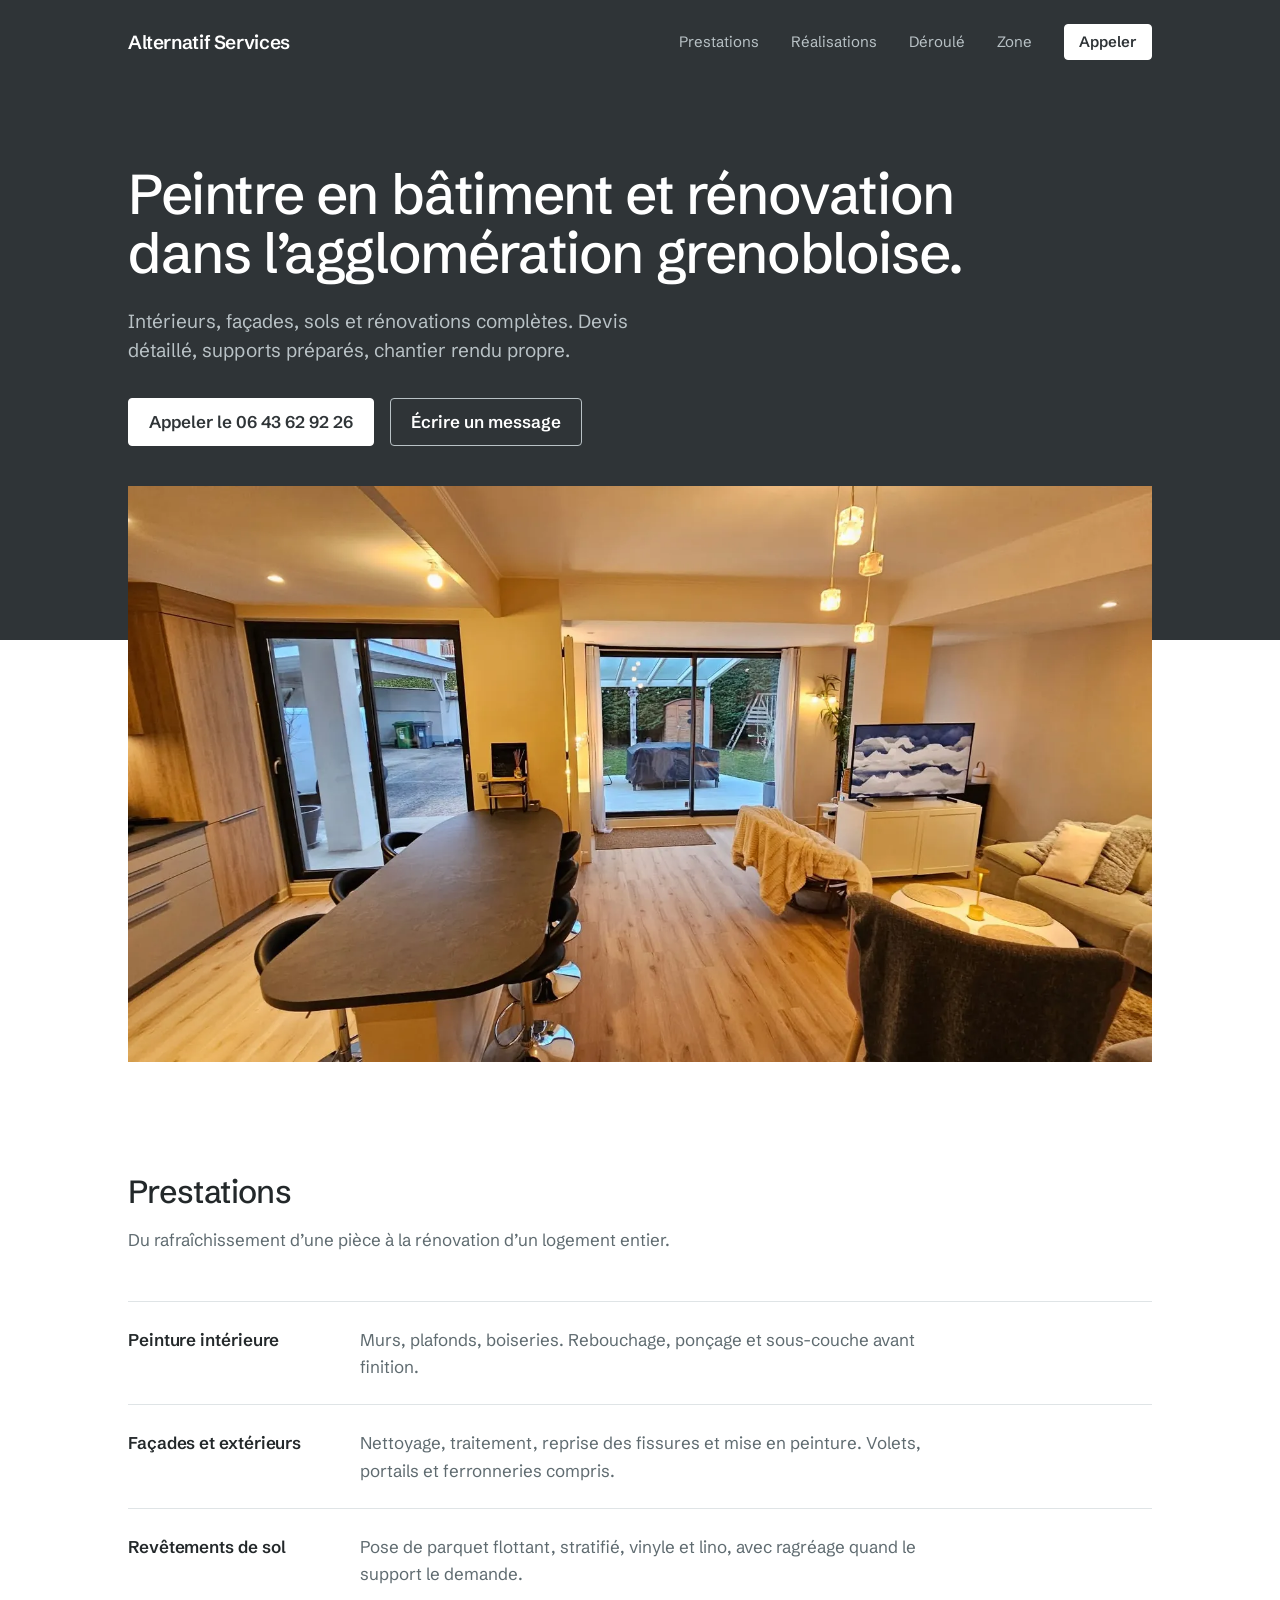
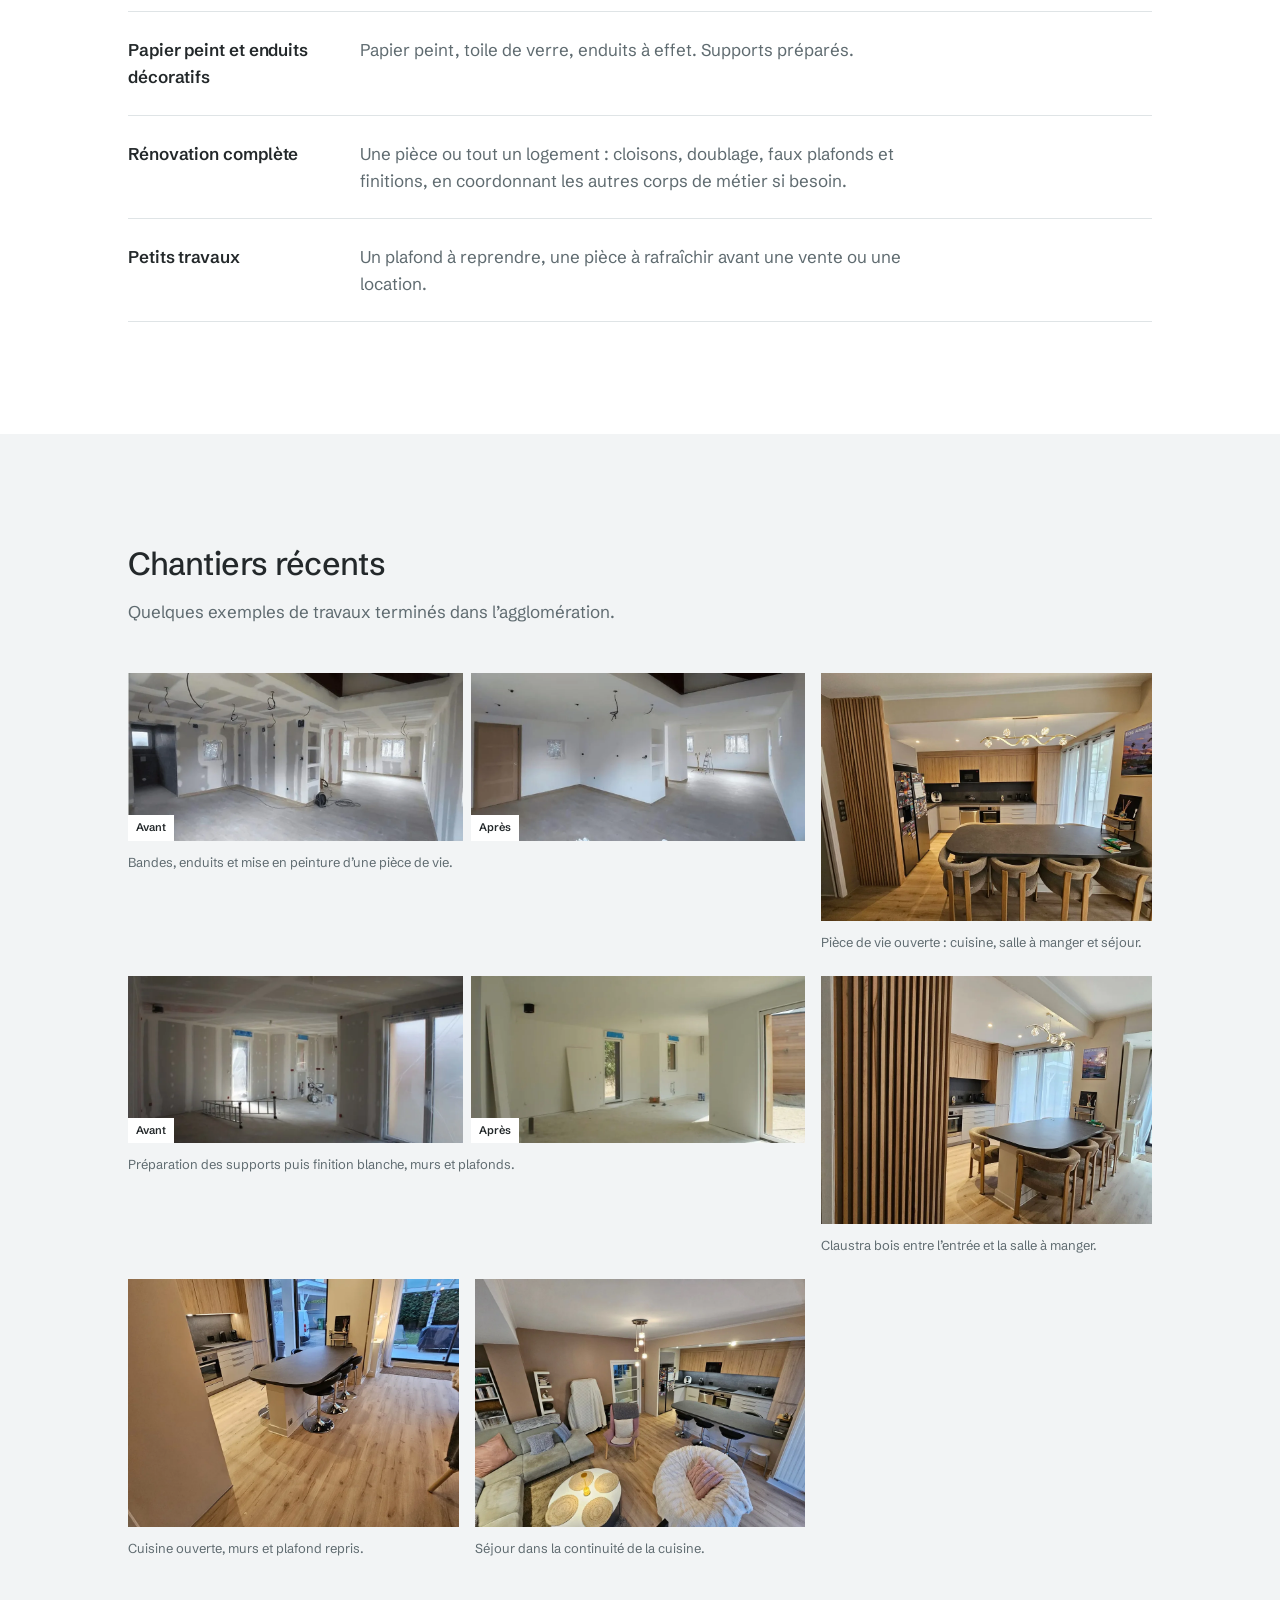
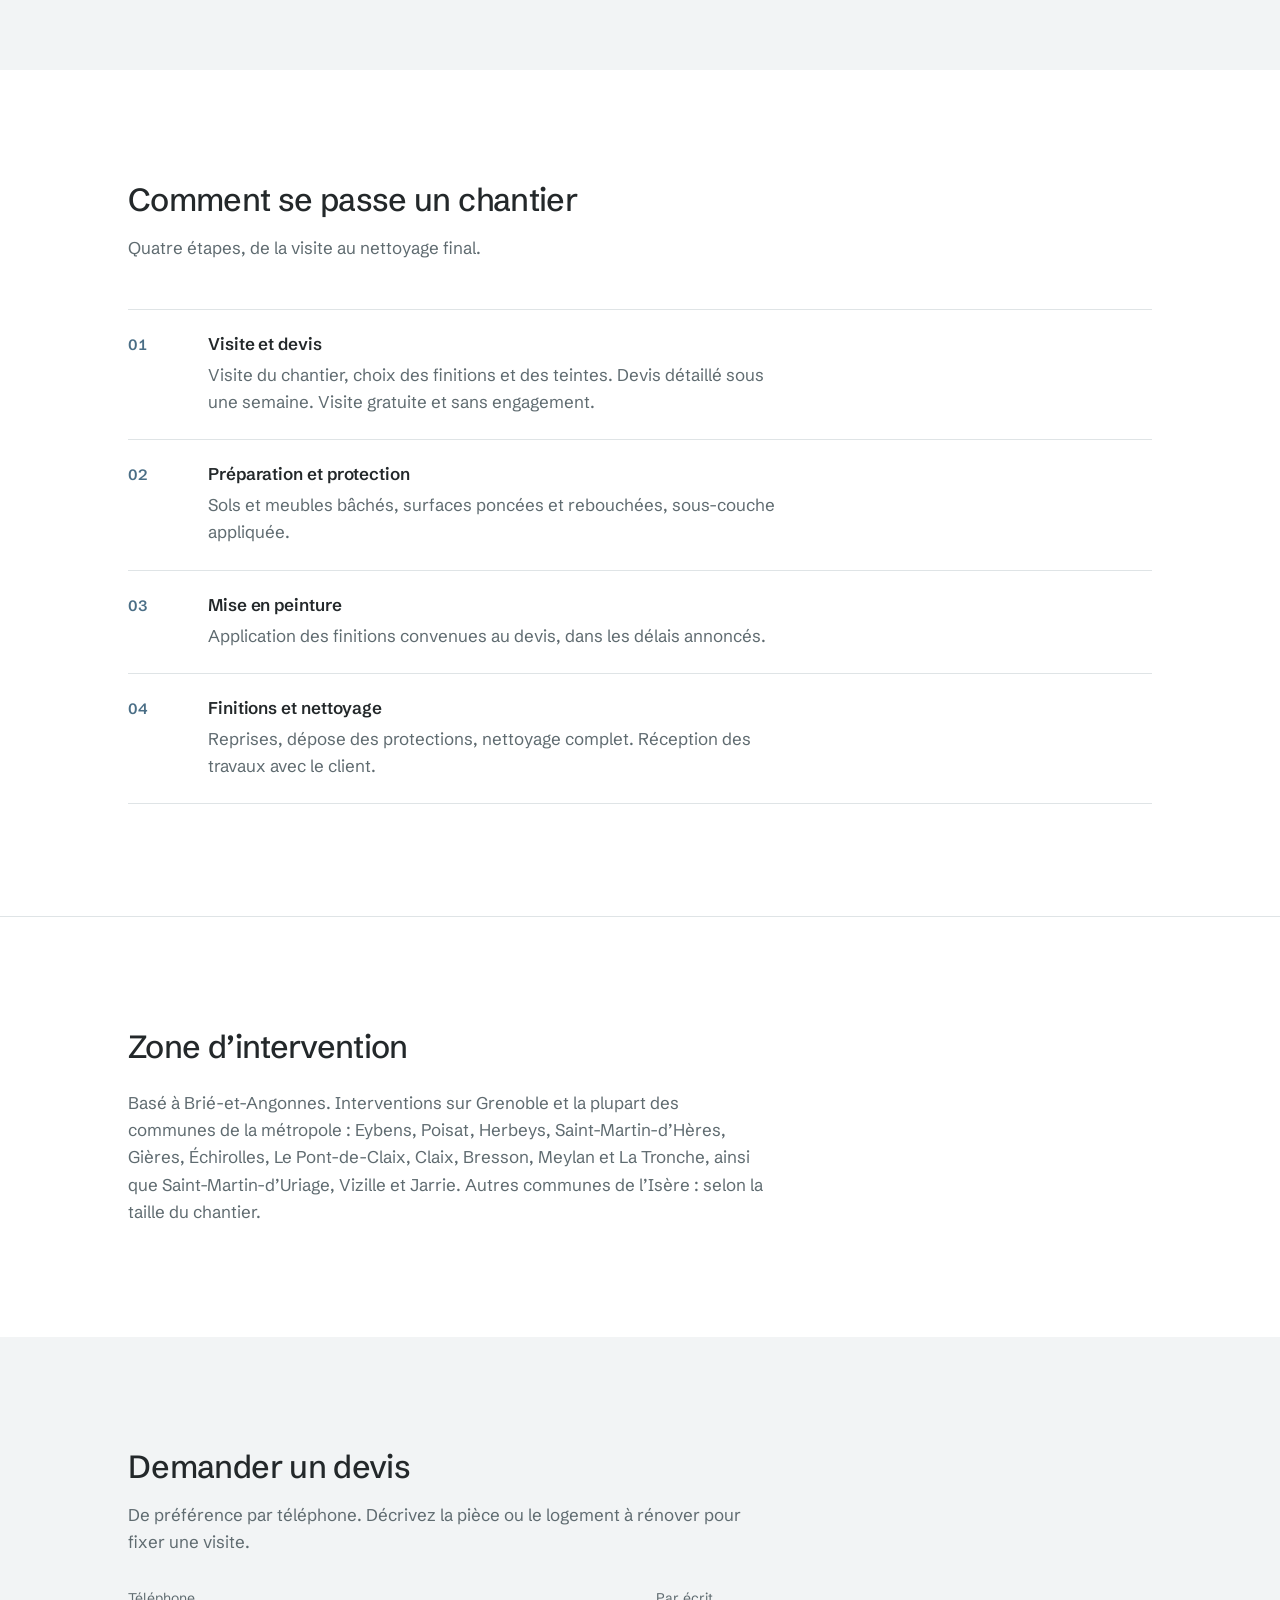
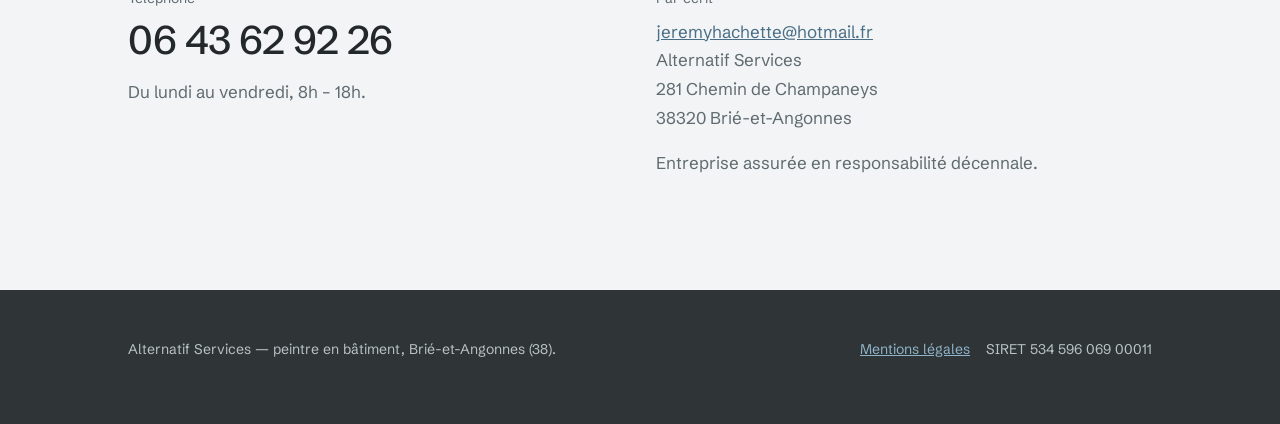
<file: index.html>
<!doctype html>
<html lang="fr">
<head>
<meta charset="utf-8">
<meta name="viewport" content="width=device-width, initial-scale=1">

<title>Alternatif Services — Peintre en bâtiment et rénovation à Grenoble</title>
<meta name="description" content="Peintre en bâtiment et rénovation basé à Brié-et-Angonnes (38). Intérieurs, façades, sols et rénovations complètes sur Grenoble et sa métropole. Devis gratuit.">
<link rel="canonical" href="https://hachettej.github.io/as-website/">
<link rel="icon" href="favicon.svg" type="image/svg+xml">
<link rel="preload" href="fonts/schibsted-grotesk-latin-var.woff2" as="font" type="font/woff2" crossorigin>
<link rel="stylesheet" href="styles.css">

<meta property="og:type" content="website">
<meta property="og:locale" content="fr_FR">
<meta property="og:site_name" content="Alternatif Services">
<meta property="og:title" content="Alternatif Services — Peintre en bâtiment et rénovation à Grenoble">
<meta property="og:description" content="Intérieurs, façades, sols et rénovations complètes sur Grenoble et sa métropole. Devis gratuit.">
<meta property="og:url" content="https://hachettej.github.io/as-website/">
<meta property="og:image" content="https://hachettej.github.io/as-website/images/og.jpg">
<meta name="twitter:card" content="summary_large_image">

<script type="application/ld+json">
{
  "@context": "https://schema.org",
  "@type": "HousePainter",
  "name": "Alternatif Services",
  "description": "Peintre en bâtiment et rénovation à Brié-et-Angonnes, intervenant sur Grenoble et sa métropole.",
  "url": "https://hachettej.github.io/as-website/",
  "image": "https://hachettej.github.io/as-website/images/og.jpg",
  "telephone": "+33643629226",
  "email": "jeremyhachette@hotmail.fr",
  "priceRange": "$$",
  "address": {
    "@type": "PostalAddress",
    "streetAddress": "281 Chemin de Champaneys",
    "postalCode": "38320",
    "addressLocality": "Brié-et-Angonnes",
    "addressRegion": "Auvergne-Rhône-Alpes",
    "addressCountry": "FR"
  },
  "areaServed": [
    { "@type": "City", "name": "Grenoble" },
    { "@type": "City", "name": "Eybens" },
    { "@type": "City", "name": "Poisat" },
    { "@type": "City", "name": "Herbeys" },
    { "@type": "City", "name": "Saint-Martin-d'Hères" },
    { "@type": "City", "name": "Gières" },
    { "@type": "City", "name": "Échirolles" },
    { "@type": "City", "name": "Le Pont-de-Claix" },
    { "@type": "City", "name": "Claix" },
    { "@type": "City", "name": "Bresson" },
    { "@type": "City", "name": "Meylan" },
    { "@type": "City", "name": "La Tronche" },
    { "@type": "City", "name": "Saint-Martin-d'Uriage" },
    { "@type": "City", "name": "Vizille" },
    { "@type": "City", "name": "Jarrie" }
  ],
  "knowsAbout": [
    "Peinture intérieure",
    "Peinture de façade",
    "Pose de revêtements de sol",
    "Papier peint et enduits décoratifs",
    "Rénovation complète"
  ]
}
</script>
</head>

<body>
<a class="skip" href="#contenu">Aller au contenu</a>

<div class="crest">
  <header class="masthead">
    <div class="wrap masthead__inner">
      <a class="wordmark" href="./">Alternatif Services</a>
      <div class="masthead__right">
        <nav class="nav" aria-label="Sections du site">
          <a href="#prestations">Prestations</a>
          <a href="#realisations">Réalisations</a>
          <a href="#deroule">Déroulé</a>
          <a href="#zone">Zone</a>
        </nav>
        <a class="btn btn--light btn--sm" href="tel:+33643629226">Appeler</a>
      </div>
    </div>
  </header>

  <section class="hero">
    <div class="wrap">
      <h1>Peintre en bâtiment et rénovation dans l’agglomération grenobloise.</h1>
      <p class="hero__lead">
        Intérieurs, façades, sols et rénovations complètes. Devis détaillé,
        supports préparés, chantier rendu propre.
      </p>
      <div class="hero__actions">
        <a class="btn btn--light" href="tel:+33643629226">Appeler le 06 43 62 92 26</a>
        <a class="btn btn--outline" href="mailto:jeremyhachette@hotmail.fr">Écrire un message</a>
      </div>

    </div>
  </section>
</div>

<main id="contenu">

  <div class="wrap">
    <figure class="hero__figure">
      <img src="images/hero.webp" width="1600" height="900"
           alt="Séjour et coin repas après rénovation : sol en chêne clair, îlot
                avec tabourets et baie vitrée ouvrant sur le jardin.">
    </figure>
  </div>

  <section class="band band--after-hero" id="prestations">
    <div class="wrap">
      <div class="band__head">
        <h2>Prestations</h2>
        <p>Du rafraîchissement d’une pièce à la rénovation d’un logement entier.</p>
      </div>

      <dl class="services">
        <div class="service">
          <dt>Peinture intérieure</dt>
          <dd>Murs, plafonds, boiseries. Rebouchage, ponçage et sous-couche avant
            finition.</dd>
        </div>
        <div class="service">
          <dt>Façades et extérieurs</dt>
          <dd>Nettoyage, traitement, reprise des fissures et mise en peinture.
            Volets, portails et ferronneries compris.</dd>
        </div>
        <div class="service">
          <dt>Revêtements de sol</dt>
          <dd>Pose de parquet flottant, stratifié, vinyle et lino, avec ragréage
            quand le support le demande.</dd>
        </div>
        <div class="service">
          <dt>Papier peint et enduits décoratifs</dt>
          <dd>Papier peint, toile de verre, enduits à effet. Supports préparés.</dd>
        </div>
        <div class="service">
          <dt>Rénovation complète</dt>
          <dd>Une pièce ou tout un logement : cloisons, doublage, faux plafonds et
            finitions, en coordonnant les autres corps de métier si besoin.</dd>
        </div>
        <div class="service">
          <dt>Petits travaux</dt>
          <dd>Un plafond à reprendre, une pièce à rafraîchir avant une vente ou une
            location.</dd>
        </div>
      </dl>
    </div>
  </section>

  <section class="band band--tint" id="realisations">
    <div class="wrap">
      <div class="band__head">
        <h2>Chantiers récents</h2>
        <p>Quelques exemples de travaux terminés dans l’agglomération.</p>
      </div>

      <ul class="gallery">
        <li class="gallery__wide">
          <figure class="shot">
            <div class="pair">
              <div class="pair__side">
                <img src="images/realisations/chantier-1-avant.webp" width="1000" height="500" loading="lazy"
                     alt="Pièce de vie au stade des cloisons : plaques de plâtre, bandes et fils électriques apparents.">
                <span class="pair__tag">Avant</span>
              </div>
              <div class="pair__side">
                <img src="images/realisations/chantier-1-apres.webp" width="1000" height="500" loading="lazy"
                     alt="La même pièce après travaux : murs et plafond peints en blanc, porte posée.">
                <span class="pair__tag">Après</span>
              </div>
            </div>
            <figcaption>Bandes, enduits et mise en peinture d’une pièce de vie.</figcaption>
          </figure>
        </li>
        <li>
          <figure class="shot">
            <img src="images/realisations/piece-de-vie.webp" width="1000" height="750" loading="lazy"
                 alt="Cuisine ouverte sur la salle à manger, claustra en bois et sol en chêne clair.">
            <figcaption>Pièce de vie ouverte : cuisine, salle à manger et séjour.</figcaption>
          </figure>
        </li>
        <li class="gallery__wide">
          <figure class="shot">
            <div class="pair">
              <div class="pair__side">
                <img src="images/realisations/chantier-2-avant.webp" width="1000" height="500" loading="lazy"
                     alt="Grande pièce au stade des plaques de plâtre, baie vitrée encore protégée.">
                <span class="pair__tag">Avant</span>
              </div>
              <div class="pair__side">
                <img src="images/realisations/chantier-2-apres.webp" width="1000" height="500" loading="lazy"
                     alt="La même pièce une fois peinte, murs blancs et baie vitrée dégagée.">
                <span class="pair__tag">Après</span>
              </div>
            </div>
            <figcaption>Préparation des supports puis finition blanche, murs et plafonds.</figcaption>
          </figure>
        </li>
        <li>
          <figure class="shot">
            <img src="images/realisations/claustra.webp" width="1000" height="750" loading="lazy"
                 alt="Claustra en tasseaux de bois séparant l’entrée de la salle à manger.">
            <figcaption>Claustra bois entre l’entrée et la salle à manger.</figcaption>
          </figure>
        </li>
        <li>
          <figure class="shot">
            <img src="images/realisations/cuisine.webp" width="1000" height="750" loading="lazy"
                 alt="Cuisine ouverte avec îlot et plan de travail foncé.">
            <figcaption>Cuisine ouverte, murs et plafond repris.</figcaption>
          </figure>
        </li>
        <li>
          <figure class="shot">
            <img src="images/realisations/sejour.webp" width="1000" height="750" loading="lazy"
                 alt="Séjour meublé ouvert sur la cuisine, murs taupe et sol en chêne clair.">
            <figcaption>Séjour dans la continuité de la cuisine.</figcaption>
          </figure>
        </li>
      </ul>
    </div>
  </section>

  <section class="band" id="deroule">
    <div class="wrap">
      <div class="band__head">
        <h2>Comment se passe un chantier</h2>
        <p>Quatre étapes, de la visite au nettoyage final.</p>
      </div>

      <ol class="steps">
        <li class="step">
          <h3>Visite et devis</h3>
          <p>Visite du chantier, choix des finitions et des teintes. Devis détaillé
            sous une semaine. Visite gratuite et sans engagement.</p>
        </li>
        <li class="step">
          <h3>Préparation et protection</h3>
          <p>Sols et meubles bâchés, surfaces poncées et rebouchées, sous-couche
            appliquée.</p>
        </li>
        <li class="step">
          <h3>Mise en peinture</h3>
          <p>Application des finitions convenues au devis, dans les délais annoncés.</p>
        </li>
        <li class="step">
          <h3>Finitions et nettoyage</h3>
          <p>Reprises, dépose des protections, nettoyage complet. Réception des
            travaux avec le client.</p>
        </li>
      </ol>
    </div>
  </section>

  <section class="band band--rule" id="zone">
    <div class="wrap">
      <div class="band__head">
        <h2>Zone d’intervention</h2>
      </div>
      <p class="zone__list">
        Basé à Brié-et-Angonnes. Interventions sur Grenoble et la plupart des
        communes de la métropole : Eybens, Poisat, Herbeys, Saint-Martin-d’Hères,
        Gières, Échirolles, Le Pont-de-Claix, Claix, Bresson, Meylan et La Tronche,
        ainsi que Saint-Martin-d’Uriage, Vizille et Jarrie. Autres communes de l’Isère : selon la taille du chantier.
      </p>
    </div>
  </section>

  <section class="band band--tint" id="contact">
    <div class="wrap">
      <div class="band__head">
        <h2>Demander un devis</h2>
        <p>De préférence par téléphone. Décrivez la pièce ou le logement à rénover
          pour fixer une visite.</p>
      </div>

      <div class="contact__grid">
        <div>
          <p class="contact__label">Téléphone</p>
          <a class="contact__tel" href="tel:+33643629226">06 43 62 92 26</a>
          <p class="contact__detail" style="margin-top:var(--s4)">
            Du lundi au vendredi, 8h – 18h.
          </p>
        </div>
        <div>
          <p class="contact__label">Par écrit</p>
          <address class="contact__detail">
            <a href="mailto:jeremyhachette@hotmail.fr">jeremyhachette@hotmail.fr</a><br>
            Alternatif Services<br>
            281 Chemin de Champaneys<br>
            38320 Brié-et-Angonnes
          </address>
          <p class="contact__detail" style="margin-top:var(--s4)">
            Entreprise assurée en responsabilité décennale.
          </p>
        </div>
      </div>
    </div>
  </section>

</main>

<footer class="colophon">
  <div class="wrap colophon__inner">
    <p>Alternatif Services — peintre en bâtiment, Brié-et-Angonnes (38).</p>
    <p class="colophon__legal">
      <a href="mentions-legales.html">Mentions légales</a>
      <span>SIRET 534 596 069 00011</span>
    </p>
  </div>
</footer>

</body>
</html>
</file>
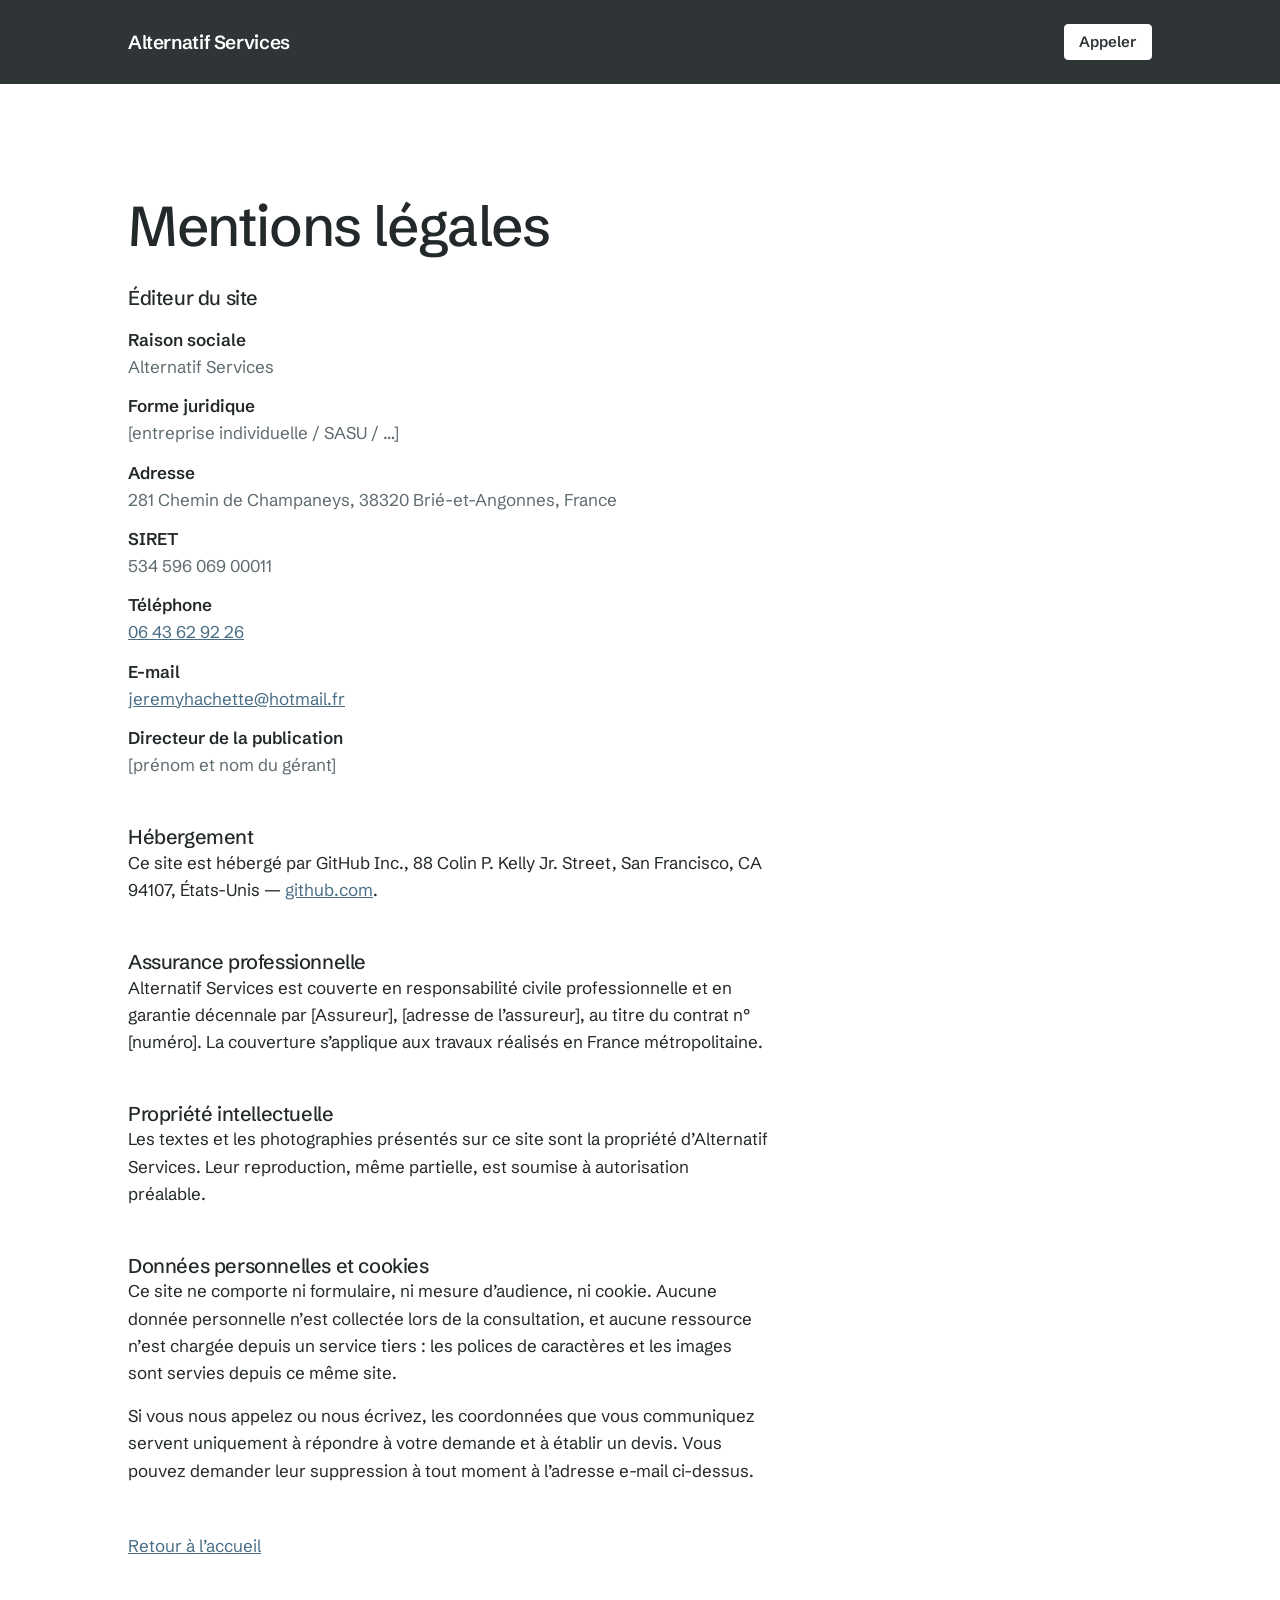
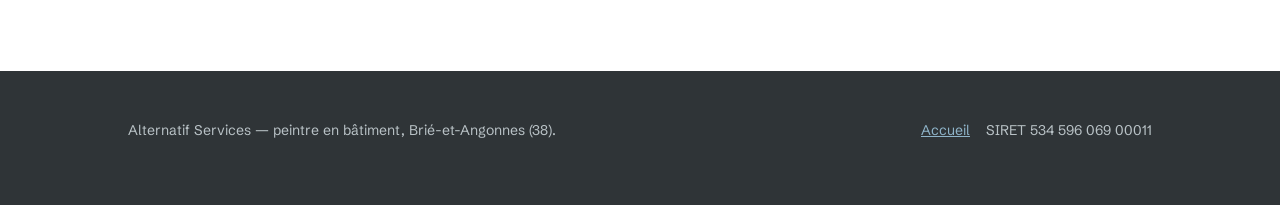
<file: mentions-legales.html>
<!doctype html>
<html lang="fr">
<head>
<meta charset="utf-8">
<meta name="viewport" content="width=device-width, initial-scale=1">
<title>Mentions légales — Alternatif Services</title>
<meta name="description" content="Mentions légales du site d’Alternatif Services, peintre en bâtiment à Brié-et-Angonnes (38).">
<meta name="robots" content="noindex, follow">
<link rel="icon" href="favicon.svg" type="image/svg+xml">
<link rel="preload" href="fonts/schibsted-grotesk-latin-var.woff2" as="font" type="font/woff2" crossorigin>
<link rel="stylesheet" href="styles.css">
</head>

<body>
<a class="skip" href="#contenu">Aller au contenu</a>

<div class="crest">
  <header class="masthead">
    <div class="wrap masthead__inner">
      <a class="wordmark" href="./">Alternatif Services</a>
      <div class="masthead__right">
        <a class="btn btn--light btn--sm" href="tel:+33643629226">Appeler</a>
      </div>
    </div>
  </header>
</div>

<main id="contenu" class="band">
  <div class="wrap">
   <div class="prose">
    <h1>Mentions légales</h1>

    <h2>Éditeur du site</h2>
    <dl>
      <dt>Raison sociale</dt><dd>Alternatif Services</dd>
      <dt>Forme juridique</dt><dd>[entreprise individuelle / SASU / …]</dd>
      <dt>Adresse</dt><dd>281 Chemin de Champaneys, 38320 Brié-et-Angonnes, France</dd>
      <dt>SIRET</dt><dd>534 596 069 00011</dd>
      <dt>Téléphone</dt><dd><a href="tel:+33643629226">06 43 62 92 26</a></dd>
      <dt>E-mail</dt><dd><a href="mailto:jeremyhachette@hotmail.fr">jeremyhachette@hotmail.fr</a></dd>
      <dt>Directeur de la publication</dt><dd>[prénom et nom du gérant]</dd>
    </dl>

    <h2>Hébergement</h2>
    <p>
      Ce site est hébergé par GitHub&nbsp;Inc., 88 Colin P. Kelly Jr. Street,
      San Francisco, CA 94107, États-Unis —
      <a href="https://github.com">github.com</a>.
    </p>

    <h2>Assurance professionnelle</h2>
    <p>
      Alternatif Services est couverte en responsabilité civile professionnelle
      et en garantie décennale par [Assureur], [adresse de l’assureur], au titre
      du contrat n° [numéro]. La couverture s’applique aux travaux réalisés en
      France métropolitaine.
    </p>

    <h2>Propriété intellectuelle</h2>
    <p>
      Les textes et les photographies présentés sur ce site sont la propriété
      d’Alternatif Services. Leur reproduction, même partielle, est soumise à
      autorisation préalable.
    </p>

    <h2>Données personnelles et cookies</h2>
    <p>
      Ce site ne comporte ni formulaire, ni mesure d’audience, ni cookie. Aucune
      donnée personnelle n’est collectée lors de la consultation, et aucune
      ressource n’est chargée depuis un service tiers : les polices de caractères
      et les images sont servies depuis ce même site.
    </p>
    <p>
      Si vous nous appelez ou nous écrivez, les coordonnées que vous
      communiquez servent uniquement à répondre à votre demande et à établir un
      devis. Vous pouvez demander leur suppression à tout moment à l’adresse
      e-mail ci-dessus.
    </p>

    <p class="prose__back"><a href="./">Retour à l’accueil</a></p>
   </div>
  </div>
</main>

<footer class="colophon">
  <div class="wrap colophon__inner">
    <p>Alternatif Services — peintre en bâtiment, Brié-et-Angonnes (38).</p>
    <p class="colophon__legal">
      <a href="./">Accueil</a>
      <span>SIRET 534 596 069 00011</span>
    </p>
  </div>
</footer>

</body>
</html>
</file>
<file: styles.css>
/* ==========================================================================
   Alternatif Services — Belledonne
   Plain CSS, no build step. The tokens in :root drive the whole site.

   The page is rock and snow: a granite block carries the header and hero,
   the body below is snow-white, and the hero photo straddles the boundary
   between them. That edge is the only idea on the page; everything else
   stays quiet.
   ========================================================================== */

/* --- Font ----------------------------------------------------------------
   One family, self-hosted. Loading it from Google would send every
   visitor's IP to a third party, which the legal page says we don't do.
   Latin subset only; it covers French including oe/OE.
   ------------------------------------------------------------------------ */
@font-face {
  font-family: "Schibsted Grotesk";
  src: url("fonts/schibsted-grotesk-latin-var.woff2") format("woff2");
  font-weight: 400 700;
  font-style: normal;
  font-display: swap;
}

/* --- Tokens -------------------------------------------------------------- */
:root {
  color-scheme: light;

  --granite:      #2f3437;
  --granite-deep: #23282a;
  --snow:         #ffffff;
  --mist:         #f2f4f5;
  --ink:          #23282a;
  --ink-muted:    #5f6b70;
  --rule:         #dfe4e6;
  --glacier:      #4a6e86;   /* 5.44:1 on snow  — links, buttons on light */
  --glacier-pale: #8fb4c9;   /* 5.72:1 on granite — accents inside the band */
  --snow-muted:   #b9c2c6;   /* 6.95:1 on granite — secondary text on dark */

  --font: "Schibsted Grotesk", system-ui, -apple-system, "Segoe UI", Roboto, sans-serif;

  --s1: 0.25rem;
  --s2: 0.5rem;
  --s3: 0.75rem;
  --s4: 1rem;
  --s5: 1.5rem;
  --s6: 2rem;
  --s7: 3rem;
  --s8: 4rem;

  --wrap: 70rem;
  --measure: 64ch;
  --gutter: clamp(1.25rem, 5vw, 3rem);
  --band: clamp(3.5rem, 9vw, 7rem);
  --overhang: clamp(3rem, 12vw, 10rem);
}

/* --- Base ---------------------------------------------------------------- */
*,
*::before,
*::after { box-sizing: border-box; }

html {
  -webkit-text-size-adjust: 100%;
  scroll-behavior: smooth;
}

body {
  margin: 0;
  background: var(--snow);
  color: var(--ink);
  font-family: var(--font);
  font-size: 1.0625rem;
  line-height: 1.6;
  font-synthesis-weight: none;
  -webkit-font-smoothing: antialiased;
}

img {
  display: block;
  max-width: 100%;
  height: auto;
}

a { color: var(--glacier); }
a:hover { color: var(--ink); }

:focus-visible {
  outline: 2px solid var(--glacier);
  outline-offset: 3px;
}

h1, h2, h3 {
  margin: 0;
  font-weight: 500;
  line-height: 1.12;
  text-wrap: balance;
}

h1 {
  font-size: clamp(2.25rem, 1.35rem + 3.8vw, 3.5rem);
  line-height: 1.06;
  letter-spacing: -0.025em;
}
h2 {
  font-size: clamp(1.5rem, 1.2rem + 1.35vw, 2rem);
  letter-spacing: -0.02em;
}
h3 {
  font-size: 1.0625rem;
  font-weight: 600;
  letter-spacing: -0.005em;
}

p { margin: 0 0 var(--s4); }
p:last-child { margin-bottom: 0; }

/* --- Layout -------------------------------------------------------------- */
.wrap {
  width: 100%;
  max-width: var(--wrap);
  margin-inline: auto;
  padding-inline: var(--gutter);
}

.band { padding-block: var(--band); }
.band--tint { background: var(--mist); }
.band--rule { border-top: 1px solid var(--rule); }

.band--after-hero { padding-top: var(--band); }

.band__head { max-width: var(--measure); }
.band__head p {
  margin-top: var(--s4);
  color: var(--ink-muted);
}

.skip {
  position: absolute;
  left: -9999px;
  top: 0;
  z-index: 10;
  padding: var(--s3) var(--s4);
  background: var(--snow);
  color: var(--ink);
}
.skip:focus { left: var(--s3); top: var(--s3); }

/* --- Granite block: masthead + hero --------------------------------------
   One dark slab. The hero photo hangs past its lower edge so the boundary
   cuts across the image. */
.crest {
  background: var(--granite);
  color: var(--snow);
}

.masthead__inner {
  display: flex;
  flex-wrap: wrap;
  align-items: center;
  justify-content: space-between;
  gap: var(--s4);
  padding-block: var(--s5);
}

.wordmark {
  font-size: 1.1875rem;
  font-weight: 600;
  letter-spacing: -0.02em;
  color: var(--snow);
  text-decoration: none;
  white-space: nowrap;
}
.wordmark:hover { color: var(--glacier-pale); }

.masthead__right {
  display: flex;
  align-items: center;
  gap: clamp(1rem, 3vw, 2rem);
}

.nav { display: flex; gap: clamp(1rem, 3vw, 2rem); }
.nav a {
  color: var(--snow-muted);
  text-decoration: none;
  font-size: 0.9375rem;
}
.nav a:hover { color: var(--snow); }

/* Below this the anchors crowd the phone button, which is the only thing
   on the page that really earns a tap. */
@media (max-width: 46rem) {
  .nav { display: none; }
}

/* Bottom padding has to clear the photo that is pulled up over it. */
.hero {
  padding-top: clamp(2.5rem, 7vw, 5rem);
  padding-bottom: calc(var(--overhang) + clamp(1.5rem, 4vw, 2.5rem));
}

.hero__lead {
  max-width: 46ch;
  margin-top: var(--s5);
  font-size: 1.1875rem;
  line-height: 1.55;
  color: var(--snow-muted);
}

.hero__actions {
  display: flex;
  flex-wrap: wrap;
  align-items: center;
  gap: var(--s4);
  margin-top: var(--s6);
}

/* Sits just below the granite block and is pulled back up into it, so the
   block's lower edge cuts across the image. Margin collapsing makes the
   mirror-image approach (negative bottom margin inside the block) unreliable. */
.hero__figure {
  position: relative;
  z-index: 1;
  margin: calc(-1 * var(--overhang)) 0 0;
}
.hero__figure img {
  width: 100%;
  aspect-ratio: 16 / 9;
  object-fit: cover;
  background: var(--granite-deep);
}

/* --- Buttons ------------------------------------------------------------- */
.btn {
  display: inline-block;
  font: inherit;
  font-weight: 600;
  line-height: 1.2;
  padding: 0.8125rem 1.25rem;
  border: 1px solid var(--granite);
  border-radius: 4px;
  background: var(--granite);
  color: var(--snow);
  text-decoration: none;
  transition: background-color 120ms ease, border-color 120ms ease, color 120ms ease;
}
.btn:hover {
  background: var(--glacier);
  border-color: var(--glacier);
  color: var(--snow);
}

/* On the granite block the fills invert. */
.btn--light {
  background: var(--snow);
  border-color: var(--snow);
  color: var(--granite);
}
.btn--light:hover {
  background: var(--glacier-pale);
  border-color: var(--glacier-pale);
  color: var(--granite-deep);
}

.btn--outline {
  background: transparent;
  border-color: var(--snow-muted);
  color: var(--snow);
}
.btn--outline:hover {
  background: transparent;
  border-color: var(--snow);
  color: var(--snow);
}

.btn--sm {
  padding: 0.5rem 0.875rem;
  font-size: 0.9375rem;
}

/* --- Services ------------------------------------------------------------ */
.services { margin: var(--s7) 0 0; }

.service {
  display: grid;
  gap: var(--s2);
  padding-block: var(--s5);
  border-top: 1px solid var(--rule);
}
.service:last-child { border-bottom: 1px solid var(--rule); }

@media (min-width: 48rem) {
  .service {
    grid-template-columns: minmax(11rem, 20ch) 1fr;
    gap: var(--s6);
  }
}

.service dt {
  font-weight: 600;
  font-size: 1.0625rem;
  letter-spacing: -0.005em;
}

.service dd {
  margin: 0;
  max-width: 58ch;
  color: var(--ink-muted);
}

/* --- Réalisations -------------------------------------------------------- */
.gallery {
  display: grid;
  grid-template-columns: repeat(auto-fit, minmax(16rem, 1fr));
  gap: var(--s5) var(--s4);
  margin: var(--s7) 0 0;
  padding: 0;
  list-style: none;
}

.shot { margin: 0; }

.shot img {
  width: 100%;
  aspect-ratio: 4 / 3;
  object-fit: cover;
  background: var(--mist);
}

.shot figcaption {
  margin-top: var(--s3);
  font-size: 0.8125rem;
  line-height: 1.45;
  color: var(--ink-muted);
}

/* The span has to sit on the grid item itself, which is the <li>. */
@media (min-width: 48rem) {
  .gallery__wide { grid-column: span 2; }
}

.pair {
  display: grid;
  grid-template-columns: 1fr 1fr;
  gap: var(--s2);
}

.pair__side { position: relative; }

/* Split avant/apres panels are roughly 2:1, unlike the 4:3 single shots. */
.pair img { aspect-ratio: 2 / 1; }

.pair__tag {
  position: absolute;
  left: 0;
  bottom: 0;
  padding: 0.25rem 0.5rem;
  background: var(--snow);
  color: var(--ink);
  font-size: 0.6875rem;
  font-weight: 600;
}

/* --- Déroulé d'un chantier ----------------------------------------------
   Numbered because this genuinely is a sequence. Nothing else is numbered. */
.steps {
  margin: var(--s7) 0 0;
  padding: 0;
  list-style: none;
  counter-reset: step;
}

.step {
  counter-increment: step;
  display: grid;
  gap: var(--s3);
  padding-block: var(--s5);
  border-top: 1px solid var(--rule);
}
.step:last-child { border-bottom: 1px solid var(--rule); }

.step::before {
  content: counter(step, decimal-leading-zero);
  font-size: 0.9375rem;
  font-weight: 600;
  font-variant-numeric: tabular-nums;
  letter-spacing: 0.02em;
  line-height: 1.5;
  color: var(--glacier);
}

.step p {
  margin: 0;
  max-width: 58ch;
  color: var(--ink-muted);
}

@media (min-width: 48rem) {
  .step {
    grid-template-columns: 3.5rem 1fr;
    gap: var(--s2) var(--s5);
    align-items: baseline;
  }
  .step::before { grid-row: span 2; }
}

/* --- Zone ---------------------------------------------------------------- */
.zone__list {
  max-width: var(--measure);
  margin: var(--s5) 0 0;
  color: var(--ink-muted);
}

/* --- Contact ------------------------------------------------------------- */
.contact__grid {
  display: grid;
  gap: var(--s6);
  margin-top: var(--s6);
}

@media (min-width: 44rem) {
  .contact__grid { grid-template-columns: 1fr 1fr; }
}

.contact__tel {
  display: inline-block;
  font-size: clamp(1.75rem, 1.1rem + 3.2vw, 2.5rem);
  font-weight: 500;
  line-height: 1.1;
  letter-spacing: -0.025em;
  color: var(--ink);
  text-decoration: none;
}
.contact__tel:hover { color: var(--glacier); }

.contact__label {
  margin: 0 0 var(--s2);
  font-size: 0.875rem;
  color: var(--ink-muted);
}

.contact__detail {
  margin: 0;
  font-style: normal;
  line-height: 1.7;
  color: var(--ink-muted);
}

/* --- Colophon ------------------------------------------------------------
   Granite again, so the page is bookended by rock. */
.colophon {
  background: var(--granite);
  color: var(--snow-muted);
  padding-block: var(--s7);
  font-size: 0.875rem;
}

.colophon__inner {
  display: flex;
  flex-wrap: wrap;
  justify-content: space-between;
  gap: var(--s4) var(--s6);
}

.colophon a { color: var(--glacier-pale); }
.colophon a:hover { color: var(--snow); }

.colophon__legal {
  display: flex;
  flex-wrap: wrap;
  gap: var(--s4);
}

/* --- Legal / prose ------------------------------------------------------- */
.prose { max-width: var(--measure); }

.prose h2 {
  margin-top: var(--s7);
  font-size: 1.25rem;
}
.prose h2:first-of-type { margin-top: var(--s6); }

.prose dl { margin: var(--s4) 0 0; }
.prose dt {
  font-weight: 600;
  margin-top: var(--s3);
}
.prose dd {
  margin: 0;
  color: var(--ink-muted);
}

.prose__back { margin-top: var(--s7); }

/* --- Motion -------------------------------------------------------------- */
@media (prefers-reduced-motion: reduce) {
  html { scroll-behavior: auto; }
  *, *::before, *::after {
    transition-duration: 0.01ms !important;
    animation-duration: 0.01ms !important;
    animation-iteration-count: 1 !important;
  }
}
</file>
